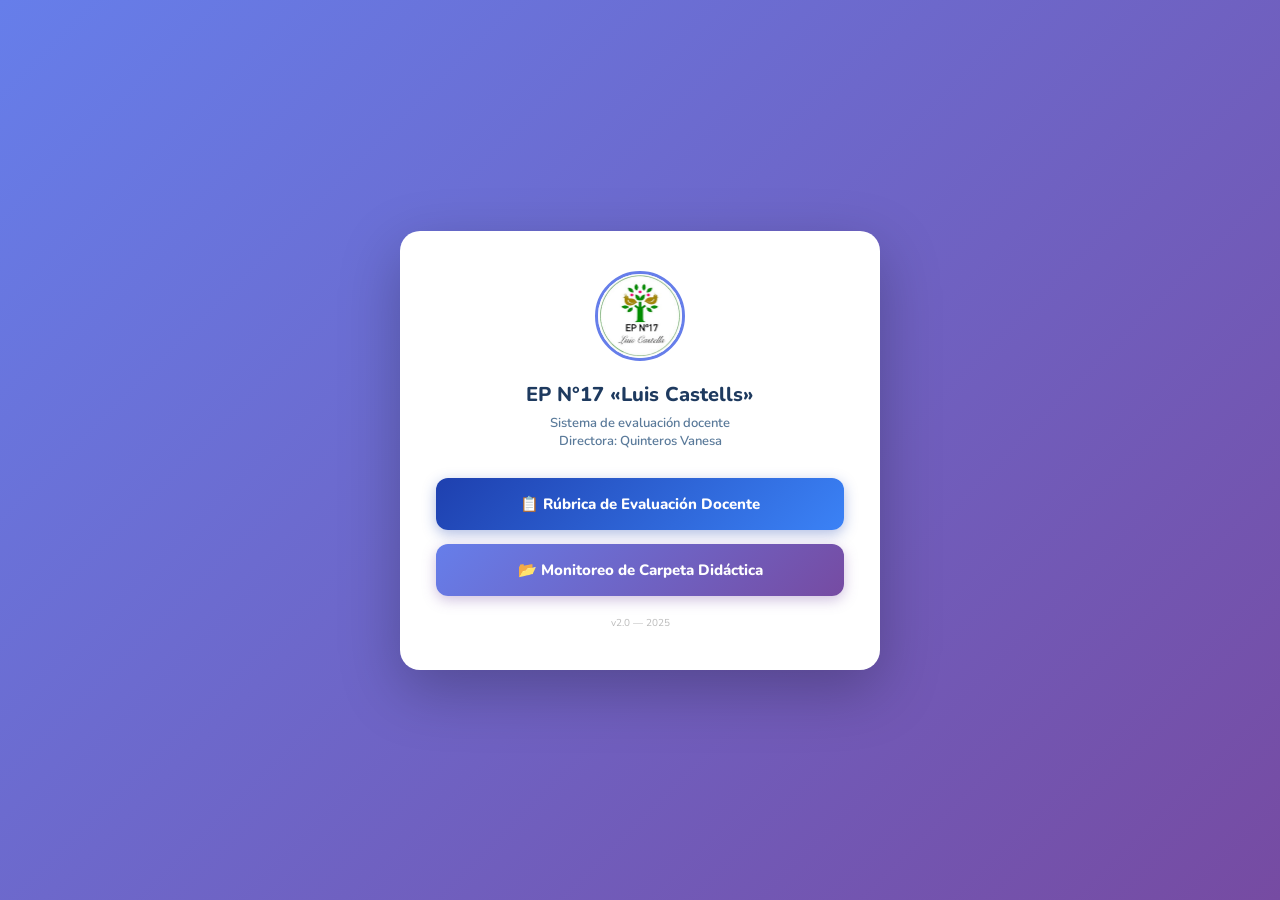
<file: Index.html>
<!doctype html>
<html lang="es">
  <head>
    <meta charset="UTF-8" />
    <meta name="viewport" content="width=device-width, initial-scale=1.0" />
    <title>EP N°17 — Sistema de Evaluación</title>
    <link rel="stylesheet" href="./css/stylesIndex.css" />
    <link rel="shortcut icon" href="./assets/favicon.ico" type="image/x-icon" />
  </head>
  <body>
    <div class="card">
      <img src="./assets/logo.jpg" class="logo" alt="EP N°17" />
      <h1></h1>
      <p></p>
      <div id="btn-container"></div>
      <div class="version"></div>
    </div>

    <!-- Primero los datos, luego la lógica -->
    <script src="./data/dataIndex.js"></script>
    <script src="./js/scriptsIndex.js"></script>
  </body>
</html>
</file>
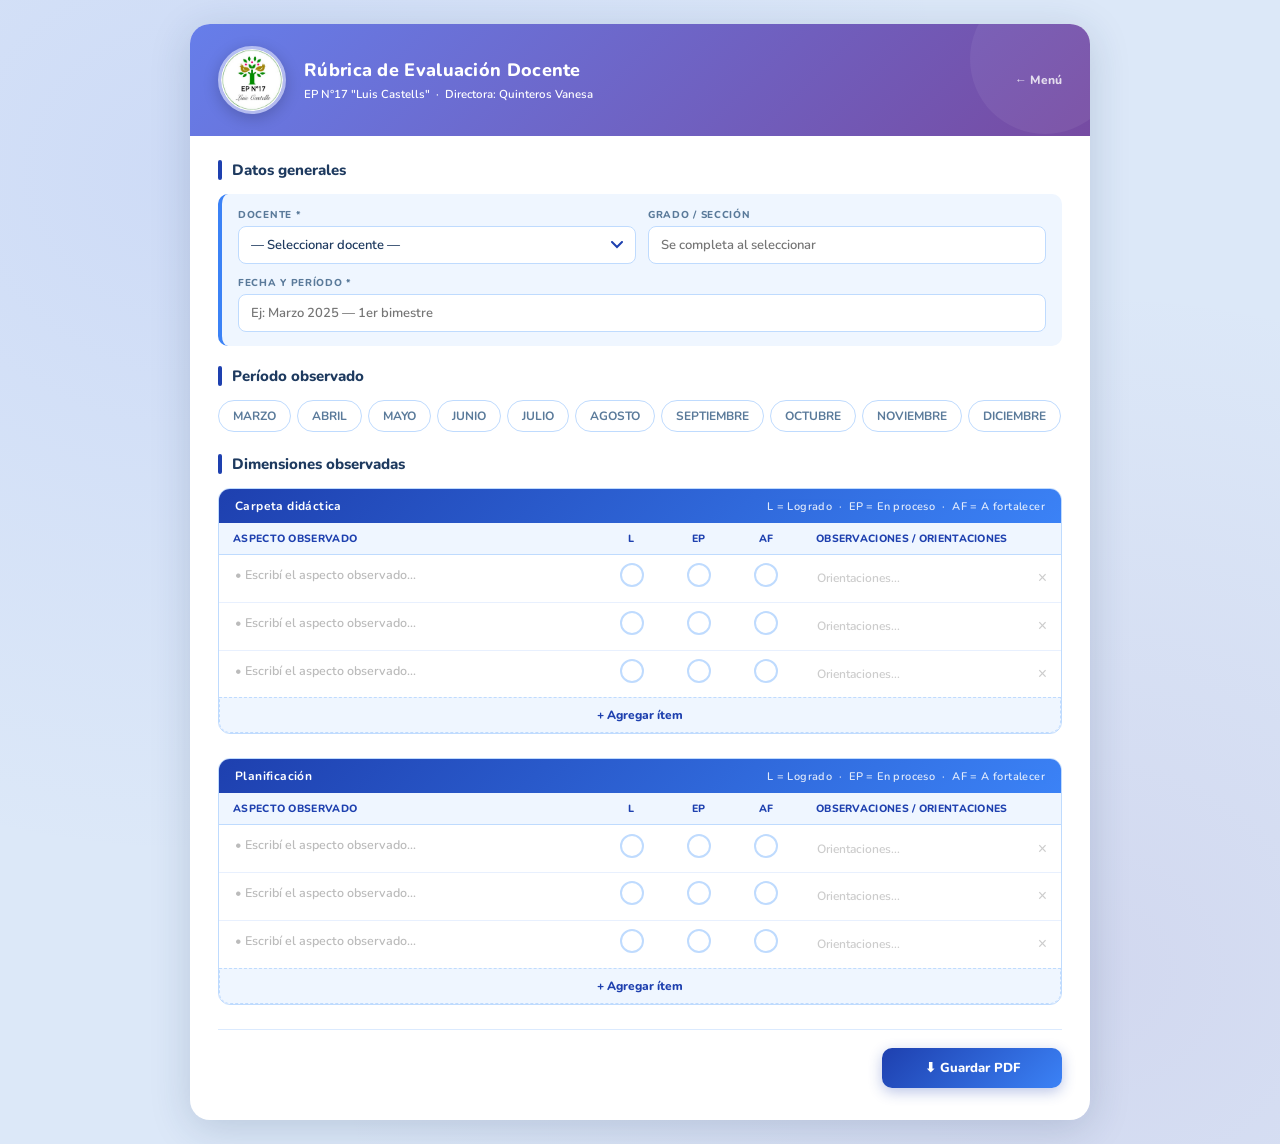
<file: monitoreo.html>
<!doctype html>
<html lang="es">
  <head>
    <meta charset="UTF-8" />
    <meta name="viewport" content="width=device-width, initial-scale=1.0" />
    <title>Monitoreo Carpeta Didáctica — EP N°17</title>
    <link rel="stylesheet" href="./css/stylesMonitoreo.css" />
    <link rel="shortcut icon" href="./assets/favicon.ico" type="image/x-icon" />
  </head>
  <body>
    <div class="container">
      <div class="header">
        <div style="display: flex; align-items: center; gap: 18px">
          <div class="logo-wrap"><img src="./assets/logo.jpg" alt="EP N°17" /></div>
          <div class="header-text">
            <h1>Rúbrica de Evaluación Docente</h1>
            <p>EP N°17 "Luis Castells" &nbsp;·&nbsp; Directora: Quinteros Vanesa</p>
          </div>
        </div>
        <a href="index.html" class="btn-volver">← Menú</a>
      </div>

      <div class="body">
        <div class="section-title">
          <div class="bar"></div>
          Datos generales
        </div>
        <div class="datos-grid">
          <div class="dato">
            <label>Docente *</label>
            <select id="selectDocente" onchange="onDocenteChange()">
              <option value="">— Seleccionar docente —</option>
            </select>
          </div>
          <div class="dato">
            <label>Grado / Sección</label>
            <input type="text" id="gradoSeccion" readonly placeholder="Se completa al seleccionar" />
          </div>
          <div class="dato full">
            <label>Fecha y Período *</label>
            <input type="text" id="fechaPeriodo" placeholder="Ej: Marzo 2025 — 1er bimestre" />
          </div>
        </div>

        <div class="section-title">
          <div class="bar"></div>
          Período observado
        </div>
        <div class="meses-grid" id="mesesGrid"></div>

        <div class="section-title" style="margin-top: 6px">
          <div class="bar"></div>
          Dimensiones observadas
        </div>
        <div id="dimensionesContainer"></div>

        <div class="firmas-row">
          <div class="firma-box">
            <img src="./assets/firma.jpg" class="firma-img" />
            <div class="firma-linea">
              <div class="firma-nombre">QUINTEROS VANESA</div>
              <div class="firma-cargo">Directora EP N°17 "Luis Castells"</div>
            </div>
          </div>
        </div>

        <div class="btn-row">
          <button class="btn btn-primary" id="btnGuardar" onclick="guardarPDFMon()" style="min-width: 180px">
            ⬇ Guardar PDF
          </button>
        </div>
      </div>
    </div>
    <script src="./data/dataMonitoreo.js"></script>
    <script src="./js/pdfUtils.js"></script>
    <script src="./js/scriptsMonitoreo.js"></script>
  </body>
</html>
</file>
<file: css/stylesIndex.css>
@import url('https://fonts.googleapis.com/css2?family=Nunito:wght@400;600;700;800&display=swap');

* { box-sizing: border-box; margin: 0; padding: 0; }

body {
  font-family: 'Nunito', sans-serif;
  background: linear-gradient(135deg, #667eea 0%, #764ba2 100%);
  min-height: 100vh;
  display: flex;
  align-items: center;
  justify-content: center;
  padding: 20px;
}

.card {
  background: white;
  border-radius: 20px;
  padding: 40px 36px;
  max-width: 480px;
  width: 100%;
  box-shadow: 0 20px 60px rgba(0, 0, 0, .25);
  text-align: center;
}

.logo {
  width: 90px;
  height: 90px;
  border-radius: 50%;
  border: 3px solid #667eea;
  margin: 0 auto 20px;
  display: block;
}

h1 {
  font-size: 20px;
  font-weight: 800;
  color: #1e3a5f;
  margin-bottom: 6px;
}

p {
  font-size: 13px;
  color: #5a7a9a;
  font-weight: 600;
  margin-bottom: 28px;
}

.btn-menu {
  display: block;
  width: 100%;
  padding: 16px;
  border: none;
  border-radius: 12px;
  font-size: 15px;
  font-weight: 800;
  font-family: 'Nunito', sans-serif;
  cursor: pointer;
  margin-bottom: 14px;
  transition: all .2s;
  text-decoration: none;
}

.btn-eval {
  background: linear-gradient(135deg, #1e40af, #3b82f6);
  color: white;
  box-shadow: 0 4px 14px rgba(30, 64, 175, .35);
}

.btn-eval:hover {
  transform: translateY(-2px);
  box-shadow: 0 8px 20px rgba(30, 64, 175, .45);
}

.btn-mon {
  background: linear-gradient(135deg, #667eea, #764ba2);
  color: white;
  box-shadow: 0 4px 14px rgba(118, 75, 162, .35);
}

.btn-mon:hover {
  transform: translateY(-2px);
  box-shadow: 0 8px 20px rgba(118, 75, 162, .45);
}

.version {
  font-size: 10px;
  color: #bbb;
  margin-top: 20px;
}
</file>
<file: css/stylesMonitoreo.css>
@import url('https://fonts.googleapis.com/css2?family=Nunito:wght@400;600;700;800&display=swap');

:root {
  --hp1: #667eea;
  --hp2: #764ba2;
  --b1: #1e40af;
  --b2: #3b82f6;
  --b3: #93c5fd;
  --b4: #dbeafe;
  --b5: #eff6ff;
  --border: #bfdbfe;
  --dark: #1e3a5f;
  --muted: #5a7a9a;
  --text: #1e3a5f;
}

* {
  box-sizing: border-box;
  margin: 0;
  padding: 0;
}

body {
  font-family: 'Nunito', sans-serif;
  background: #dce8f8;
  background-image:
    radial-gradient(ellipse at 15% 15%, rgba(102, 126, 234, 0.12) 0%, transparent 50%),
    radial-gradient(ellipse at 85% 85%, rgba(118, 75, 162, 0.1) 0%, transparent 50%);
  min-height: 100vh;
  padding: 24px 16px;
  color: var(--text);
}

/* ── CONTAINER ── */
.container {
  max-width: 900px;
  margin: 0 auto;
  background: white;
  border-radius: 20px;
  overflow: hidden;
  box-shadow: 0 8px 40px rgba(30, 58, 92, 0.18);
}

/* ── HEADER ── */
.header {
  background: linear-gradient(135deg, #667eea 0%, #764ba2 100%);
  padding: 22px 28px;
  display: flex;
  align-items: center;
  gap: 18px;
  position: relative;
  overflow: hidden;
  justify-content: space-between;
}
.header::before {
  content: '';
  position: absolute;
  top: -40px;
  right: -30px;
  width: 150px;
  height: 150px;
  border-radius: 50%;
  background: rgba(255, 255, 255, 0.06);
}
.logo-wrap {
  width: 68px;
  height: 68px;
  border-radius: 50%;
  border: 3px solid rgba(255, 255, 255, 0.5);
  overflow: hidden;
  flex-shrink: 0;
  box-shadow: 0 4px 16px rgba(0, 0, 0, 0.2);
}
.logo-wrap img {
  width: 100%;
  height: 100%;
  object-fit: cover;
}
.header-text h1 {
  font-size: 18px;
  font-weight: 800;
  color: white;
  letter-spacing: 0.3px;
}
.header-text p {
  font-size: 11.5px;
  color: white;
  margin-top: 4px;
  font-weight: 600;
}

.btn-volver {
  color: white;
  font-size: 12px;
  font-weight: 800;
  text-decoration: none;
  opacity: 0.8;
  cursor: pointer;
  position: relative;
  z-index: 1;
}
.btn-volver:hover {
  opacity: 1;
}

/* ── BODY ── */
.body {
  padding: 24px 28px 32px;
}

/* ── SECTION TITLE ── */
.section-title {
  font-size: 15px;
  font-weight: 800;
  color: var(--dark);
  margin-bottom: 14px;
  display: flex;
  align-items: center;
  gap: 10px;
}
.section-title .bar {
  width: 4px;
  height: 20px;
  background: var(--b1);
  border-radius: 2px;
  flex-shrink: 0;
}

/* ── DATOS GRID ── */
.datos-grid {
  display: grid;
  grid-template-columns: 1fr 1fr;
  gap: 12px;
  margin-bottom: 20px;
  background: var(--b5);
  padding: 14px 16px;
  border-radius: 10px;
  border-left: 4px solid var(--b2);
}
.dato label {
  display: block;
  font-size: 10px;
  font-weight: 800;
  color: var(--muted);
  text-transform: uppercase;
  letter-spacing: 0.7px;
  margin-bottom: 4px;
}
.dato input,
.dato select {
  width: 100%;
  padding: 9px 12px;
  border: 1.5px solid var(--border);
  border-radius: 8px;
  font-size: 13px;
  font-family: 'Nunito', sans-serif;
  font-weight: 600;
  color: var(--text);
  background: white;
  transition:
    border-color 0.2s,
    box-shadow 0.2s;
  appearance: none;
}
.dato select {
  background-image: url("data:image/svg+xml,%3Csvg xmlns='http://www.w3.org/2000/svg' width='12' height='8' viewBox='0 0 12 8'%3E%3Cpath d='M1 1l5 5 5-5' stroke='%231e40af' stroke-width='2' fill='none' stroke-linecap='round'/%3E%3C/svg%3E");
  background-repeat: no-repeat;
  background-position: right 12px center;
  padding-right: 32px;
}
.dato input:focus,
.dato select:focus {
  outline: none;
  border-color: var(--b2);
  box-shadow: 0 0 0 3px rgba(59, 130, 246, 0.15);
  background: white;
}
.dato.full {
  grid-column: 1/-1;
}

/* ── MESES ── */
.meses-grid {
  display: flex;
  flex-wrap: wrap;
  gap: 6px;
  margin-bottom: 22px;
}
.mes-btn {
  padding: 7px 14px;
  border: 1.5px solid var(--border);
  border-radius: 20px;
  font-size: 12px;
  font-weight: 700;
  font-family: 'Nunito', sans-serif;
  color: var(--muted);
  background: white;
  cursor: pointer;
  transition: all 0.18s;
}
.mes-btn:hover {
  border-color: var(--b2);
  color: var(--b1);
}
.mes-btn.selected {
  background: linear-gradient(135deg, var(--b1), var(--b2));
  color: white;
  border-color: transparent;
  box-shadow: 0 2px 8px rgba(30, 64, 175, 0.3);
}

/* ── DIM BLOCK ── */
.dim-block {
  margin-bottom: 24px;
  border-radius: 12px;
  overflow: hidden;
  border: 1px solid var(--border);
}
.dim-header {
  background: linear-gradient(135deg, var(--b1), var(--b2));
  color: white;
  padding: 9px 16px;
  font-size: 12px;
  font-weight: 800;
  letter-spacing: 0.4px;
  display: flex;
  justify-content: space-between;
  align-items: center;
}
.dim-header span {
  font-size: 11px;
  opacity: 0.85;
  font-weight: 600;
}

/* ── DIM TABLE ── */
.dim-table {
  width: 100%;
  border-collapse: collapse;
}
.dim-table thead th {
  background: var(--b5);
  color: var(--b1);
  font-size: 10.5px;
  font-weight: 800;
  padding: 8px 10px;
  text-align: center;
  border-bottom: 1.5px solid var(--border);
  text-transform: uppercase;
  letter-spacing: 0.3px;
}
.dim-table thead th:first-child {
  text-align: left;
  padding-left: 14px;
  width: 45%;
}
.dim-table thead th:nth-child(2),
.dim-table thead th:nth-child(3),
.dim-table thead th:nth-child(4) {
  width: 8%;
}
.dim-table tbody tr {
  border-bottom: 1px solid #e8f0fe;
  transition: background 0.15s;
}
.dim-table tbody tr:last-child {
  border-bottom: none;
}
.dim-table tbody tr:hover {
  background: #f8fbff;
}
.dim-table tbody td {
  padding: 7px 8px;
  vertical-align: middle;
}
.dim-table tbody td:first-child {
  padding-left: 14px;
}

/* ── INPUTS DE FILAS ── */
.bullet-input {
  width: 100%;
  border: none;
  background: transparent;
  font-size: 12.5px;
  font-family: 'Nunito', sans-serif;
  font-weight: 600;
  color: var(--text);
  padding: 4px 2px;
  outline: none;
  resize: none;
  overflow: hidden;
  line-height: 1.5;
}
.bullet-input::placeholder {
  color: #bbb;
}

/* ── RADIO CELLS ── */
.radio-cell {
  text-align: center;
}
.radio-cell input[type='radio'] {
  display: none;
}
.radio-cell label {
  display: inline-flex;
  align-items: center;
  justify-content: center;
  width: 24px;
  height: 24px;
  border-radius: 50%;
  border: 2px solid var(--border);
  cursor: pointer;
  transition: all 0.18s;
}
.radio-cell label:hover {
  transform: scale(1.12);
  border-color: var(--b2);
}
.radio-cell.logrado input:checked + label {
  background: var(--b1);
  border-color: var(--b1);
  box-shadow: 0 2px 6px rgba(30, 64, 175, 0.4);
}
.radio-cell.enproceso input:checked + label {
  background: var(--b2);
  border-color: var(--b2);
  box-shadow: 0 2px 6px rgba(59, 130, 246, 0.4);
}
.radio-cell.fortalecer input:checked + label {
  background: var(--b3);
  border-color: var(--b3);
  box-shadow: 0 2px 6px rgba(147, 197, 253, 0.4);
}

/* ── OBS INPUT ── */
.obs-input {
  width: 100%;
  border: 1.5px solid transparent;
  background: transparent;
  font-size: 12px;
  font-family: 'Nunito', sans-serif;
  font-weight: 600;
  color: var(--text);
  padding: 5px 8px;
  border-radius: 6px;
  outline: none;
  transition:
    border-color 0.2s,
    background 0.2s;
}
.obs-input:focus {
  border-color: var(--b3);
  background: var(--b5);
}
.obs-input::placeholder {
  color: #ccc;
}

/* ── DEL / ADD BUTTONS ── */
.del-btn {
  background: none;
  border: none;
  cursor: pointer;
  color: #ccc;
  font-size: 16px;
  padding: 2px 6px;
  border-radius: 4px;
  transition: all 0.15s;
  line-height: 1;
}
.del-btn:hover {
  color: #ef4444;
  background: #fff0f0;
}
.add-row-btn {
  width: 100%;
  padding: 9px;
  border: 1.5px dashed var(--border);
  background: var(--b5);
  color: var(--b1);
  font-size: 12px;
  font-weight: 800;
  font-family: 'Nunito', sans-serif;
  cursor: pointer;
  border-radius: 0 0 11px 11px;
  transition: all 0.18s;
}
.add-row-btn:hover {
  background: var(--b4);
  border-color: var(--b2);
}

/* ── FIRMAS ── */
.firmas-row {
  display: flex;
  justify-content: space-around;
  margin-top: 28px;
  padding-top: 20px;
  border-top: 2px solid var(--b3);
  flex-wrap: wrap;
  gap: 20px;
}
.firma-box {
  text-align: center;
  width: 200px;
}
.firma-img {
  max-width: 150px;
  max-height: 60px;
}
.firma-espacio {
  height: 60px;
  border-bottom: 1.5px dashed #aaa;
}
.firma-linea {
  margin-top: 6px;
}
.firma-nombre {
  font-size: 11.5px;
  font-weight: 800;
  color: var(--dark);
}
.firma-cargo {
  font-size: 10px;
  color: var(--muted);
  font-weight: 600;
}

/* ── BTN ROW ── */
.btn-row {
  display: flex;
  justify-content: flex-end;
  gap: 10px;
  margin-top: 24px;
  padding-top: 18px;
  border-top: 1px solid var(--b4);
}
.btn {
  padding: 11px 26px;
  border: none;
  border-radius: 10px;
  font-size: 13px;
  font-weight: 800;
  cursor: pointer;
  font-family: 'Nunito', sans-serif;
  transition: all 0.2s;
}
.btn-primary {
  background: linear-gradient(135deg, var(--b1), var(--b2));
  color: white;
  box-shadow: 0 4px 14px rgba(30, 64, 175, 0.3);
}
.btn-primary:hover {
  transform: translateY(-2px);
  box-shadow: 0 7px 20px rgba(30, 64, 175, 0.4);
}
.btn-primary:disabled {
  opacity: 0.55;
  cursor: not-allowed;
  transform: none;
}
.btn-secondary {
  background: white;
  color: var(--b1);
  border: 2px solid var(--border);
}
.btn-secondary:hover {
  border-color: var(--b2);
  background: var(--b5);
}

.firmas-row {
  display: none;
}

* {
  -webkit-print-color-adjust: exact;
  print-color-adjust: exact;
}

.firmas-row {
  display: none;
}

@media print {
  .btn-row,
  .add-row-btn,
  .del-btn {
    display: none !important;
  }

  .firmas-row {
    display: flex !important;
  }

  @page {
    size: A4;
    margin-top: 25mm;
    margin-right: 15mm;
    margin-bottom: 15mm;
    margin-left: 15mm;
  }

  .container {
    box-shadow: none !important;
    border-radius: 0 !important;
  }

  .dim-block {
    page-break-inside: avoid;
  }

  tr {
    page-break-inside: avoid;
  }

  .firmas-row {
    page-break-inside: avoid;
  }
}

@media (max-width: 600px) {
  .datos-grid {
    grid-template-columns: 1fr;
  }
  .body {
    padding: 18px 16px 24px;
  }
}
</file>
